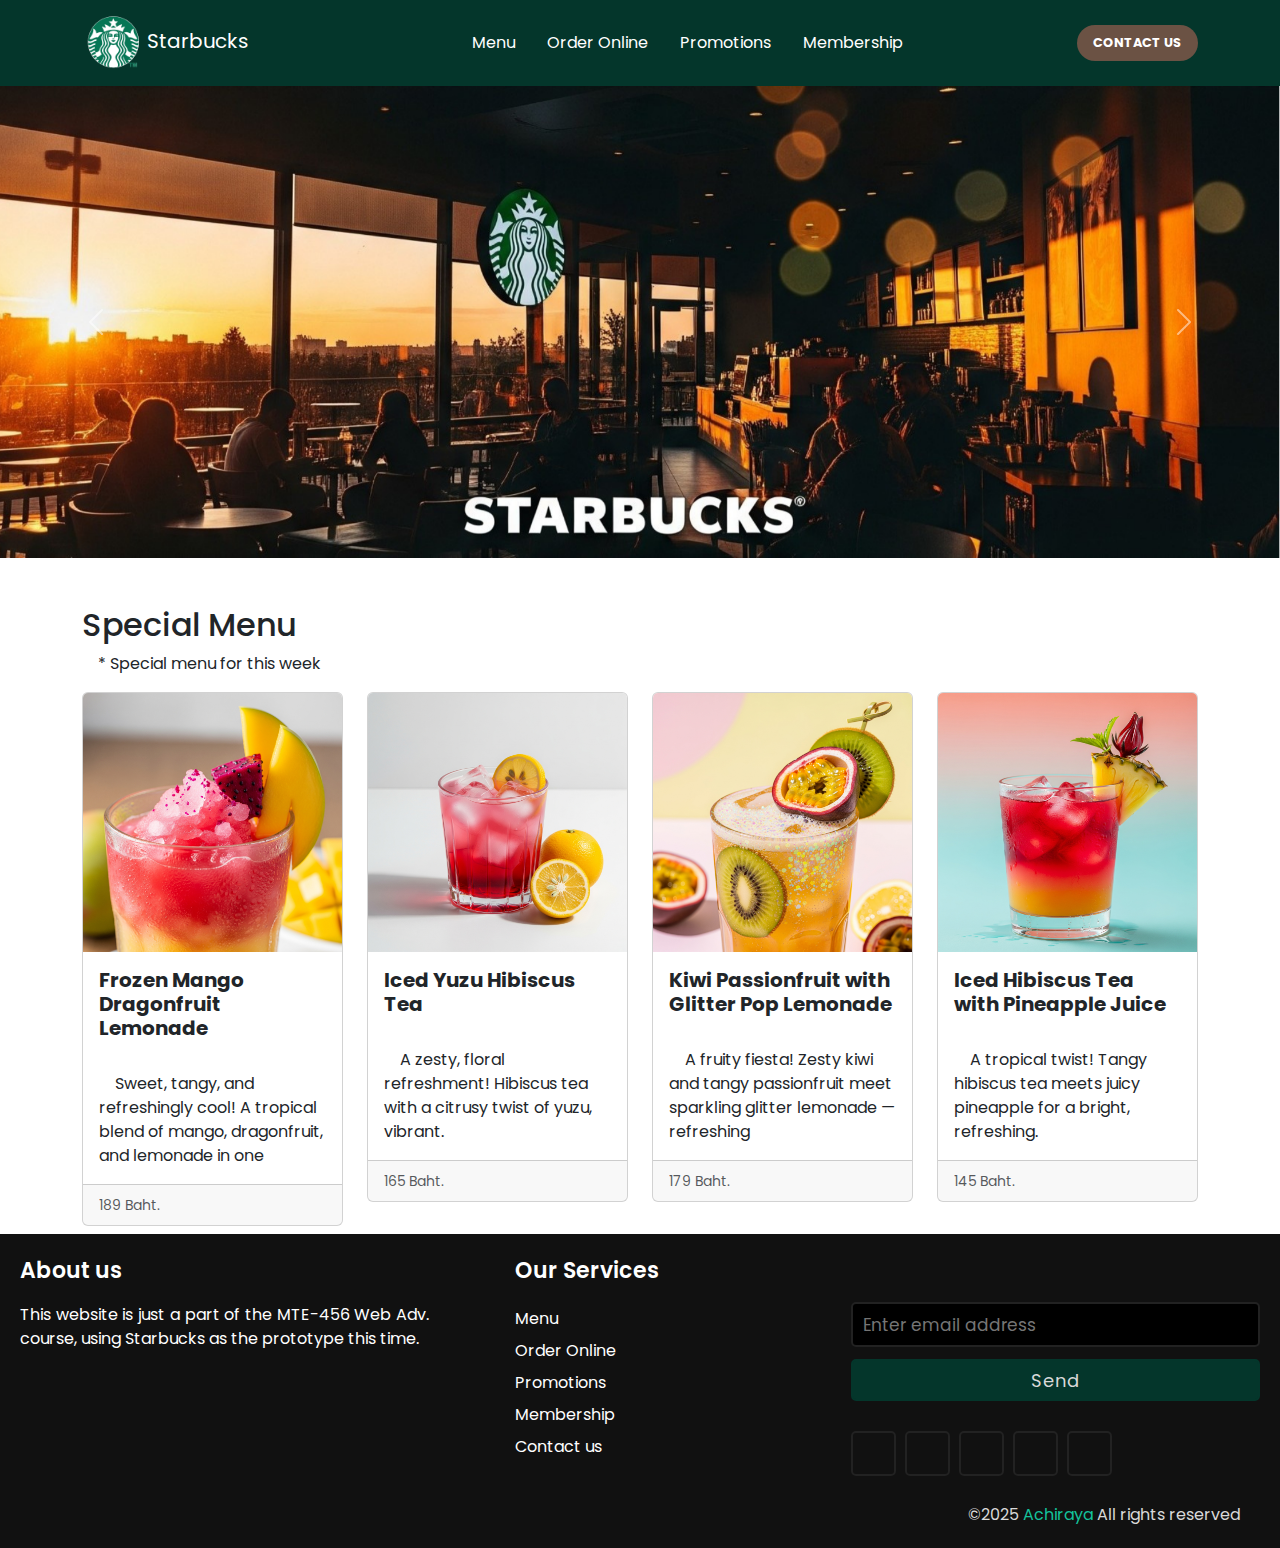
<file: index.html>
<!DOCTYPE html>
<html lang="en">
  <head>
    <meta charset="utf-8" />
    <meta name="viewport" content="width=device-width, initial-scale=1" />
    <link
      rel="icon"
      type="image/x-icon"
      href="assets/images/starbucks_corporation_logo.png"
    />
    <title>Starbucks</title>
    <link
      href="assets/bootstrap-5.3.7-dist/css/bootstrap.min.css"
      rel="stylesheet"
    />
    <link rel="stylesheet" href="navbar.css" />
    <link rel="stylesheet" href="sizeWeb.css" />
    <link rel="stylesheet" href="footer.css" />
    <link
      rel="stylesheet"
      href="https://cdnjs.cloudflare.com/ajax/libs/font-awesome/6.5.1/css/all.min.css"
      integrity="sha512-DTOQO9RWCH3ppGqcWaEA1BIZOC6xxalwEsw9c2QQeAIftl+Vegovlnee1c9QX4TctnWMn13TZye+giMm8e2LwA=="
      crossorigin="anonymous"
      referrerpolicy="no-referrer"
    />

    <style>
      .custom-btn {
        background-color: #30241ed2;
        color: white;
        border: none;
      }
    </style>
  </head>
  <body>
    <!-- Start navbar , Menu -->
    <header>
      <div class="navbar navbar-expand" style="background-color: #04362b">
        <div class="container">
          <a class="navbar-brand logo text-white" href="index.html">
            <img
              src="assets/images/starbucks_corporation_logo.png"
              alt=""
              width="60"
            />
            Starbucks</a
          >
          <ul class="links mt-3">
            <li><a href="menupage.html">Menu</a></li>
            <li><a href="#">Order Online</a></li>
            <li><a href="#">Promotions</a></li>
            <li><a href="memberpage.html">Membership</a></li>
          </ul>
          <a href="contactpage.html" class="action_btn">CONTACT US</a>
          <div class="toggle_btn">
            <i class="fa-solid fa-bars"></i>
          </div>

          <div class="dropdown_menu">
            <li><a href="menupage.html">Menu</a></li>
            <li><a href="#">Order Online</a></li>
            <li><a href="#">Promotions</a></li>
            <li><a href="memberpage.html">Membership</a></li>
            <li><a href="contactpage.html">Countact us</a></li>
          </div>
        </div>
      </div>
    </header>
    <!-- End navbar ,  Menu-->

    <!-- Start banner -->
    <div class="">
      <div class="row">
        <div class="col">
          <div
            id="carouselExampleInterval"
            class="carousel slide"
            data-bs-ride="carousel"
          >
            <div class="carousel-inner">
              <div class="carousel-item active" data-bs-interval="2000">
                <img
                  src="assets/images/banner03.png"
                  class="d-block w-100"
                  alt="..."
                />
              </div>
              <div class="carousel-item" data-bs-interval="2000">
                <img
                  src="assets/images/banner01.png"
                  class="d-block w-100"
                  alt="..."
                />
              </div>
              <div class="carousel-item" data-bs-interval="2000">
                <img
                  src="assets/images/banner02.png"
                  class="d-block w-100"
                  alt="..."
                />
              </div>
            </div>
            <button
              class="carousel-control-prev"
              type="button"
              data-bs-target="#carouselExampleInterval"
              data-bs-slide="prev"
            >
              <span
                class="carousel-control-prev-icon"
                aria-hidden="true"
              ></span>
              <span class="visually-hidden">Previous</span>
            </button>
            <button
              class="carousel-control-next"
              type="button"
              data-bs-target="#carouselExampleInterval"
              data-bs-slide="next"
            >
              <span
                class="carousel-control-next-icon"
                aria-hidden="true"
              ></span>
              <span class="visually-hidden">Next</span>
            </button>
          </div>
        </div>
      </div>
    </div>
    <!-- End banner -->

    <!-- Start Title Special Menu -->
    <div class="container">
      <div class="row">
        <div class="col mt-4 mt-md-5">
          <h2>Special Menu</h2>
          &nbsp;&nbsp;&nbsp;&nbsp;* Special menu for this week
        </div>
      </div>
    </div>
    <!-- Start Title Menu -->

    <!-- Start cards Special Menu-->
    <div class="container mt-3">
      <div class="row">
        <div class="col-12 col-sm-6 col-md-6 col-lg-3 mb-2">
          <div class="card" style="width: 100%">
            <img
              src="assets/images/special01.jpg"
              class="card-img-top"
              alt="..."
            />
            <div class="card-body">
              <h5 class="card-title">
                <strong>Frozen Mango Dragonfruit Lemonade</strong>
              </h5>
              <p class="card-text">
                <br />&nbsp;&nbsp;&nbsp;&nbsp;Sweet, tangy, and refreshingly
                cool! A tropical blend of mango, dragonfruit, and lemonade in
                one
              </p>
            </div>
            <div class="card-footer">
              <small class="text-body-secondary">189 Baht.</small>
            </div>
          </div>
        </div>
        <div class="col-12 col-sm-6 col-md-6 col-lg-3 mb-2">
          <div class="card" style="width: 100%">
            <img
              src="assets/images/specail02.jpg"
              class="card-img-top"
              alt="..."
            />
            <div class="card-body">
              <h5 class="card-title">
                <strong>Iced Yuzu Hibiscus <br />Tea</strong>
              </h5>
              <p class="card-text">
                <br />&nbsp;&nbsp;&nbsp;&nbsp;A zesty, floral refreshment!
                Hibiscus tea with a citrusy twist of yuzu, vibrant.
              </p>
            </div>

            <div class="card-footer">
              <small class="text-body-secondary">165 Baht.</small>
            </div>
          </div>
        </div>
        <div class="col-12 col-sm-6 col-md-6 col-lg-3 mb-2">
          <div class="card" style="width: 100%">
            <img
              src="assets/images/speacial03.jpg"
              class="card-img-top"
              alt="..."
            />
            <div class="card-body">
              <h5 class="card-title">
                <strong>Kiwi Passionfruit with Glitter Pop Lemonade</strong>
              </h5>
              <p class="card-text">
                <br />&nbsp;&nbsp;&nbsp;&nbsp;A fruity fiesta! Zesty kiwi and
                tangy passionfruit meet sparkling glitter lemonade — refreshing
              </p>
            </div>
            <div class="card-footer">
              <small class="text-body-secondary">179 Baht.</small>
            </div>
          </div>
        </div>
        <div class="col-12 col-sm-6 col-md-6 col-lg-3 mb-2">
          <div class="card" style="width: 100%">
            <img
              src="assets/images/speacial04.jpg"
              class="card-img-top"
              alt="..."
            />
            <div class="card-body">
              <h5 class="card-title">
                <strong>Iced Hibiscus Tea with Pineapple Juice </strong>
              </h5>
              <p class="card-text">
                <br />&nbsp;&nbsp;&nbsp;&nbsp;A tropical twist! Tangy hibiscus
                tea meets juicy pineapple for a bright, refreshing.
              </p>
            </div>
            <div class="card-footer">
              <small class="text-body-secondary">145 Baht.</small>
            </div>
          </div>
        </div>
      </div>
    </div>
    <!-- End cards Special Menu-->

    <!-- Start Footer -->
    <footer>
      <div class="content">
        <div class="left box">
          <div class="upper">
            <div class="topic">About us</div>
            <p>
              This website is just a part of the MTE-456 Web Adv. course, using Starbucks as the prototype this time.
            </p>
          </div>
          
        </div>
        <div class="middle box">
          <div class="topic">Our Services</div>
          <div><a href="menupage.html">Menu</a></div>
          <div><a href="#">Order Online</a></div>
          <div><a href="#">Promotions</a></div>
          <div><a href="memberpage.html">Membership</a></div>
          <div><a href="contactpage.html">Contact us</a></div>
          
        </div>
        <div class="right box mt-5">
          <form action="#">
            <input type="text" placeholder="Enter email address" />
            <input type="submit" name="" value="Send" />
            <div class="media-icons">
              <a href="#"><i class="fab fa-facebook-f"></i></a>
              <a href="#"><i class="fab fa-instagram"></i></a>
              <a href="#"><i class="fab fa-twitter"></i></a>
              <a href="#"><i class="fab fa-youtube"></i></a>
              <a href="#"><i class="fab fa-linkedin-in"></i></a>
            </div>
          </form>
        </div>
      </div>
      <div class="bottom">
        <p>©2025 <a href="#">Achiraya</a> All rights reserved</p>
      </div>
    </footer>
    <!-- End Footer -->

    <script src="assets/bootstrap-5.3.7-dist/js/bootstrap.bundle.min.js"></script>
    <script>
      const toggleBtn = document.querySelector(".toggle_btn");
      const toggleBtnIcon = document.querySelector(".toggle_btn i");
      const dropDownMenu = document.querySelector(".dropdown_menu");

      toggleBtn.onclick = function () {
        dropDownMenu.classList.toggle("open");
        const isOpen = dropDownMenu.classList.contains("open");

        toggleBtnIcon.classList = isOpen
          ? "fa-solid fa-xmark"
          : "fa-solid fa-bars";
      };
    </script>
  </body>
</html>
</file>
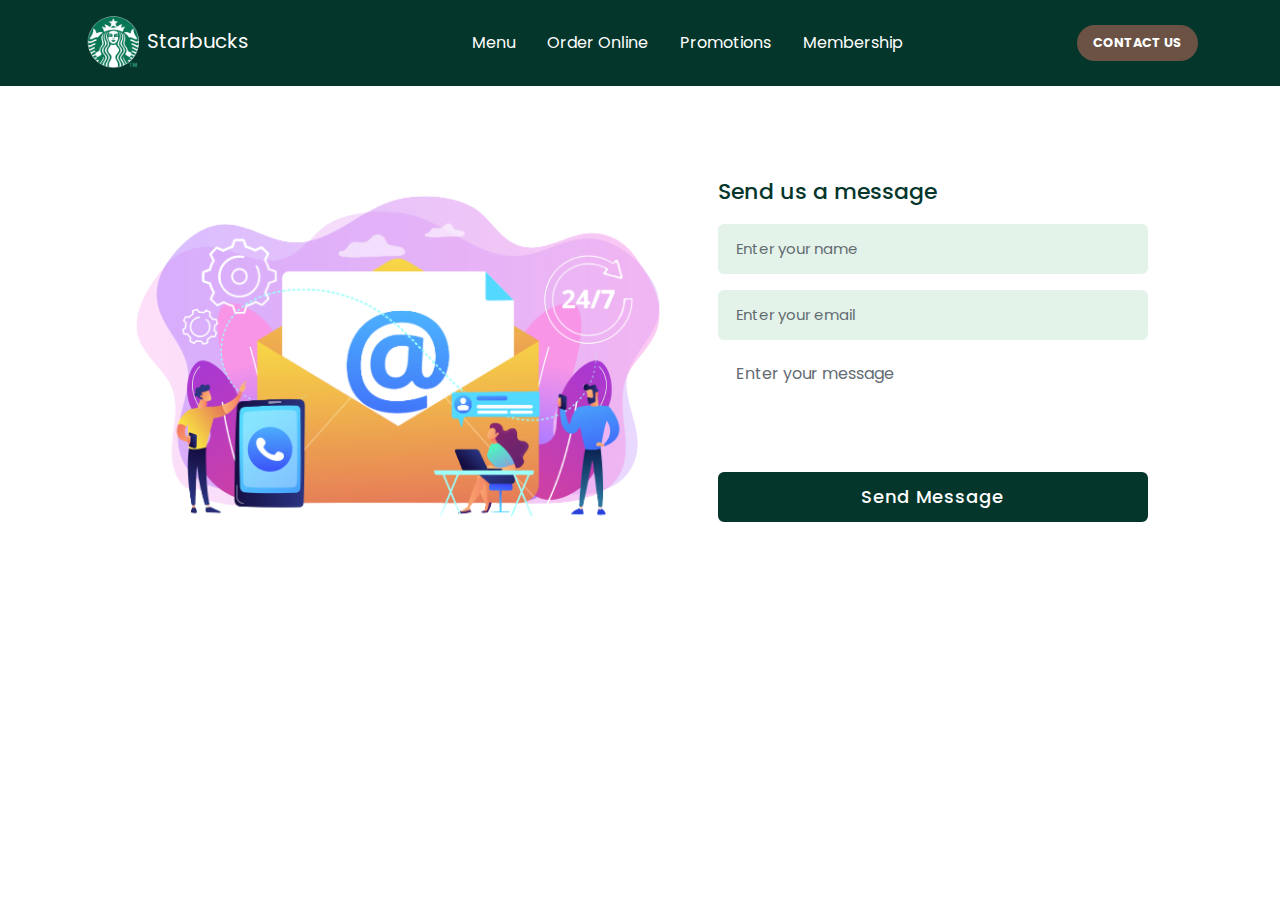
<file: contactpage.html>
<!DOCTYPE html>
<html lang="en">
  <head>
    <meta charset="utf-8" />
    <meta name="viewport" content="width=device-width, initial-scale=1" />
    <link
      rel="icon"
      type="image/x-icon"
      href="assets/images/starbucks_corporation_logo.png"
    />
    <title>Starbucks</title>
    <link
      href="assets/bootstrap-5.3.7-dist/css/bootstrap.min.css"
      rel="stylesheet"
    />
    <link rel="stylesheet" href="navbar.css" />
    <link rel="stylesheet" href="sizeWeb.css" />
    <link rel="stylesheet" href="contact.css" />
    <link
      rel="stylesheet"
      href="https://cdnjs.cloudflare.com/ajax/libs/font-awesome/6.5.1/css/all.min.css"
      integrity="sha512-DTOQO9RWCH3ppGqcWaEA1BIZOC6xxalwEsw9c2QQeAIftl+Vegovlnee1c9QX4TctnWMn13TZye+giMm8e2LwA=="
      crossorigin="anonymous"
      referrerpolicy="no-referrer"
    />

    <style>
      .custom-btn {
        background-color: #30241ed2;
        color: white;
        border: none;
      }
     
    </style>
  </head>
  <body>
    <!-- Start navbar , Menu -->
    <header>
      <div class="navbar navbar-expand" style="background-color: #04362b">
        <div class="container">
          <a class="navbar-brand logo text-white" href="index.html">
            <img
              src="assets/images/starbucks_corporation_logo.png"
              alt=""
              width="60"
            />
            Starbucks</a
          >
          <ul class="links mt-3">
            <li><a href="menupage.html">Menu</a></li>
            <li><a href="#">Order Online</a></li>
            <li><a href="#">Promotions</a></li>
            <li><a href="memberpage.html">Membership</a></li>
          </ul>
          <a href="contactpage.html" class="action_btn">CONTACT US</a>
          <div class="toggle_btn">
            <i class="fa-solid fa-bars"></i>
          </div>

          <div class="dropdown_menu">
            <li><a href="menupage.html">Menu</a></li>
            <li><a href="#">Order Online</a></li>
            <li><a href="#">Promotions</a></li>
            <li><a href="memberpage.html">Membership</a></li>
            <li><a href="contactpage.html">Contact us</a></li>
          </div>
        </div>
      </div>
    </header>
    <!-- End navbar ,  Menu-->

    <!-- Start text box -->
    <div class="container">
      <div class="row">
        <div class="col mt-4 mt-md-5">
          <div class="content">
            <div class="image-box">
              <img src="assets/images/contact.png" alt="" />
            </div>
            <form action="#">
              <div class="topic">Send us a message</div>
              <div class="input-box">
                <input type="text" required />
                <label>Enter your name</label>
              </div>
              <div class="input-box">
                <input type="text" required />
                <label>Enter your email</label>
              </div>
              <div class="message-box">
                <label>Enter your message</label>
              </div>
              <div class="input-box">
                <input type="submit" value="Send Message" />
              </div>
            </form>
          </div>
        </div>
      </div>
    </div>
    <!-- End text box -->

    

    <script src="assets/bootstrap-5.3.7-dist/js/bootstrap.bundle.min.js"></script>
    <script>
      const toggleBtn = document.querySelector(".toggle_btn");
      const toggleBtnIcon = document.querySelector(".toggle_btn i");
      const dropDownMenu = document.querySelector(".dropdown_menu");

      toggleBtn.onclick = function () {
        dropDownMenu.classList.toggle("open");
        const isOpen = dropDownMenu.classList.contains("open");

        toggleBtnIcon.classList = isOpen
          ? "fa-solid fa-xmark"
          : "fa-solid fa-bars";
      };
    </script>
  </body>
</html>
</file>
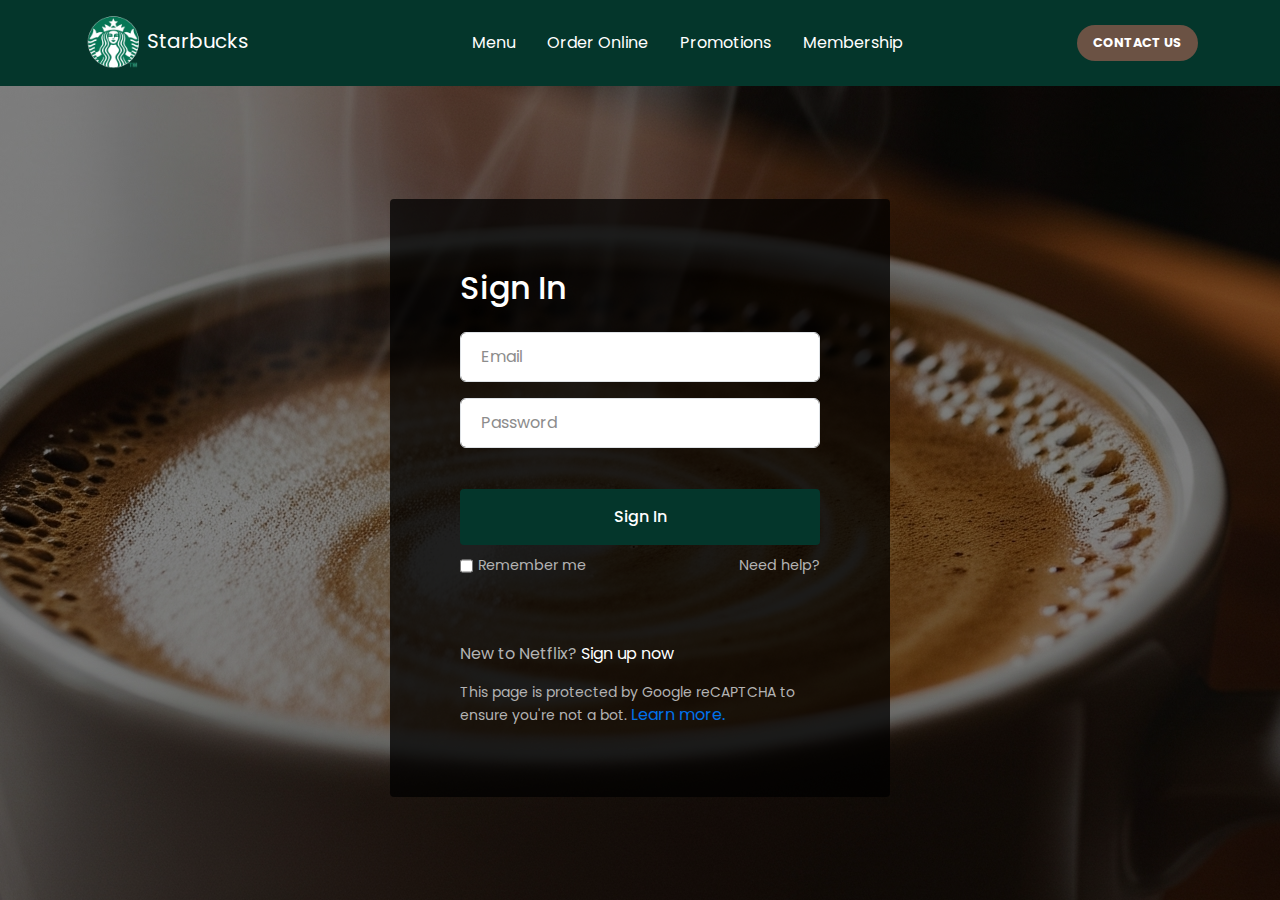
<file: memberpage.html>
<!DOCTYPE html>
<html lang="en">
  <head>
    <meta charset="utf-8" />
    <meta name="viewport" content="width=device-width, initial-scale=1" />
    <link
      rel="icon"
      type="image/x-icon"
      href="assets/images/starbucks_corporation_logo.png"
    />
    <title>Starbucks</title>
    <link
      href="assets/bootstrap-5.3.7-dist/css/bootstrap.min.css"
      rel="stylesheet"
    />
    <link rel="stylesheet" href="navbar.css" />
    <link rel="stylesheet" href="sizeWeb.css" />
    <link rel="stylesheet" href="member.css" />
    <link
      rel="stylesheet"
      href="https://cdnjs.cloudflare.com/ajax/libs/font-awesome/6.5.1/css/all.min.css"
      integrity="sha512-DTOQO9RWCH3ppGqcWaEA1BIZOC6xxalwEsw9c2QQeAIftl+Vegovlnee1c9QX4TctnWMn13TZye+giMm8e2LwA=="
      crossorigin="anonymous"
      referrerpolicy="no-referrer"
    />

    <style>
      .custom-btn {
        background-color: #30241ed2;
        color: white;
        border: none;
      }
    </style>
  </head>
  <body>
    <!-- Start navbar , Menu -->
    <header>
      <div class="navbar navbar-expand" style="background-color: #04362b">
        <div class="container">
          <a class="navbar-brand logo text-white" href="index.html">
            <img
              src="assets/images/starbucks_corporation_logo.png"
              alt=""
              width="60"
            />
            Starbucks</a
          >
          <ul class="links mt-3">
            <li><a href="menupage.html">Menu</a></li>
            <li><a href="#">Order Online</a></li>
            <li><a href="#">Promotions</a></li>
            <li><a href="memberpage.html">Membership</a></li>
          </ul>
          <a href="contactpage.html" class="action_btn">CONTACT US</a>
          <div class="toggle_btn">
            <i class="fa-solid fa-bars"></i>
          </div>

          <div class="dropdown_menu">
            <li><a href="menupage.html">Menu</a></li>
            <li><a href="#">Order Online</a></li>
            <li><a href="#">Promotions</a></li>
            <li><a href="memberpage.html">Membership</a></li>
            <li><a href="contactpage.html">Countact us</a></li>
          </div>
        </div>
      </div>
    </header>
    <!-- End navbar ,  Menu-->

    <!-- Start Sign in -->
    <div class="form-wrapper col mt-4 mt-md-5">
      <h2>Sign In</h2>
      <form action="#">
        <div class="form-control">
          <input type="text" required />
          <label>Email</label>
        </div>
        <div class="form-control">
          <input type="password" required />
          <label>Password</label>
        </div>
        <button type="submit">Sign In</button>
        <div class="form-help">
          <div class="remember-me">
            <input type="checkbox" id="remember-me" />
            <label for="remember-me">Remember me</label>
          </div>
          <a href="#">Need help?</a>
        </div>
      </form>
      <p>New to Netflix? <a href="#">Sign up now</a></p>
      <small>
        This page is protected by Google reCAPTCHA to ensure you're not a bot.
        <a href="#">Learn more.</a>
      </small>
    </div>
    <!-- End Sign in -->


    
    <script src="assets/bootstrap-5.3.7-dist/js/bootstrap.bundle.min.js"></script>
    <script>
      const toggleBtn = document.querySelector(".toggle_btn");
      const toggleBtnIcon = document.querySelector(".toggle_btn i");
      const dropDownMenu = document.querySelector(".dropdown_menu");

      toggleBtn.onclick = function () {
        dropDownMenu.classList.toggle("open");
        const isOpen = dropDownMenu.classList.contains("open");

        toggleBtnIcon.classList = isOpen
          ? "fa-solid fa-xmark"
          : "fa-solid fa-bars";
      };
    </script>
  </body>
</html>
</file>
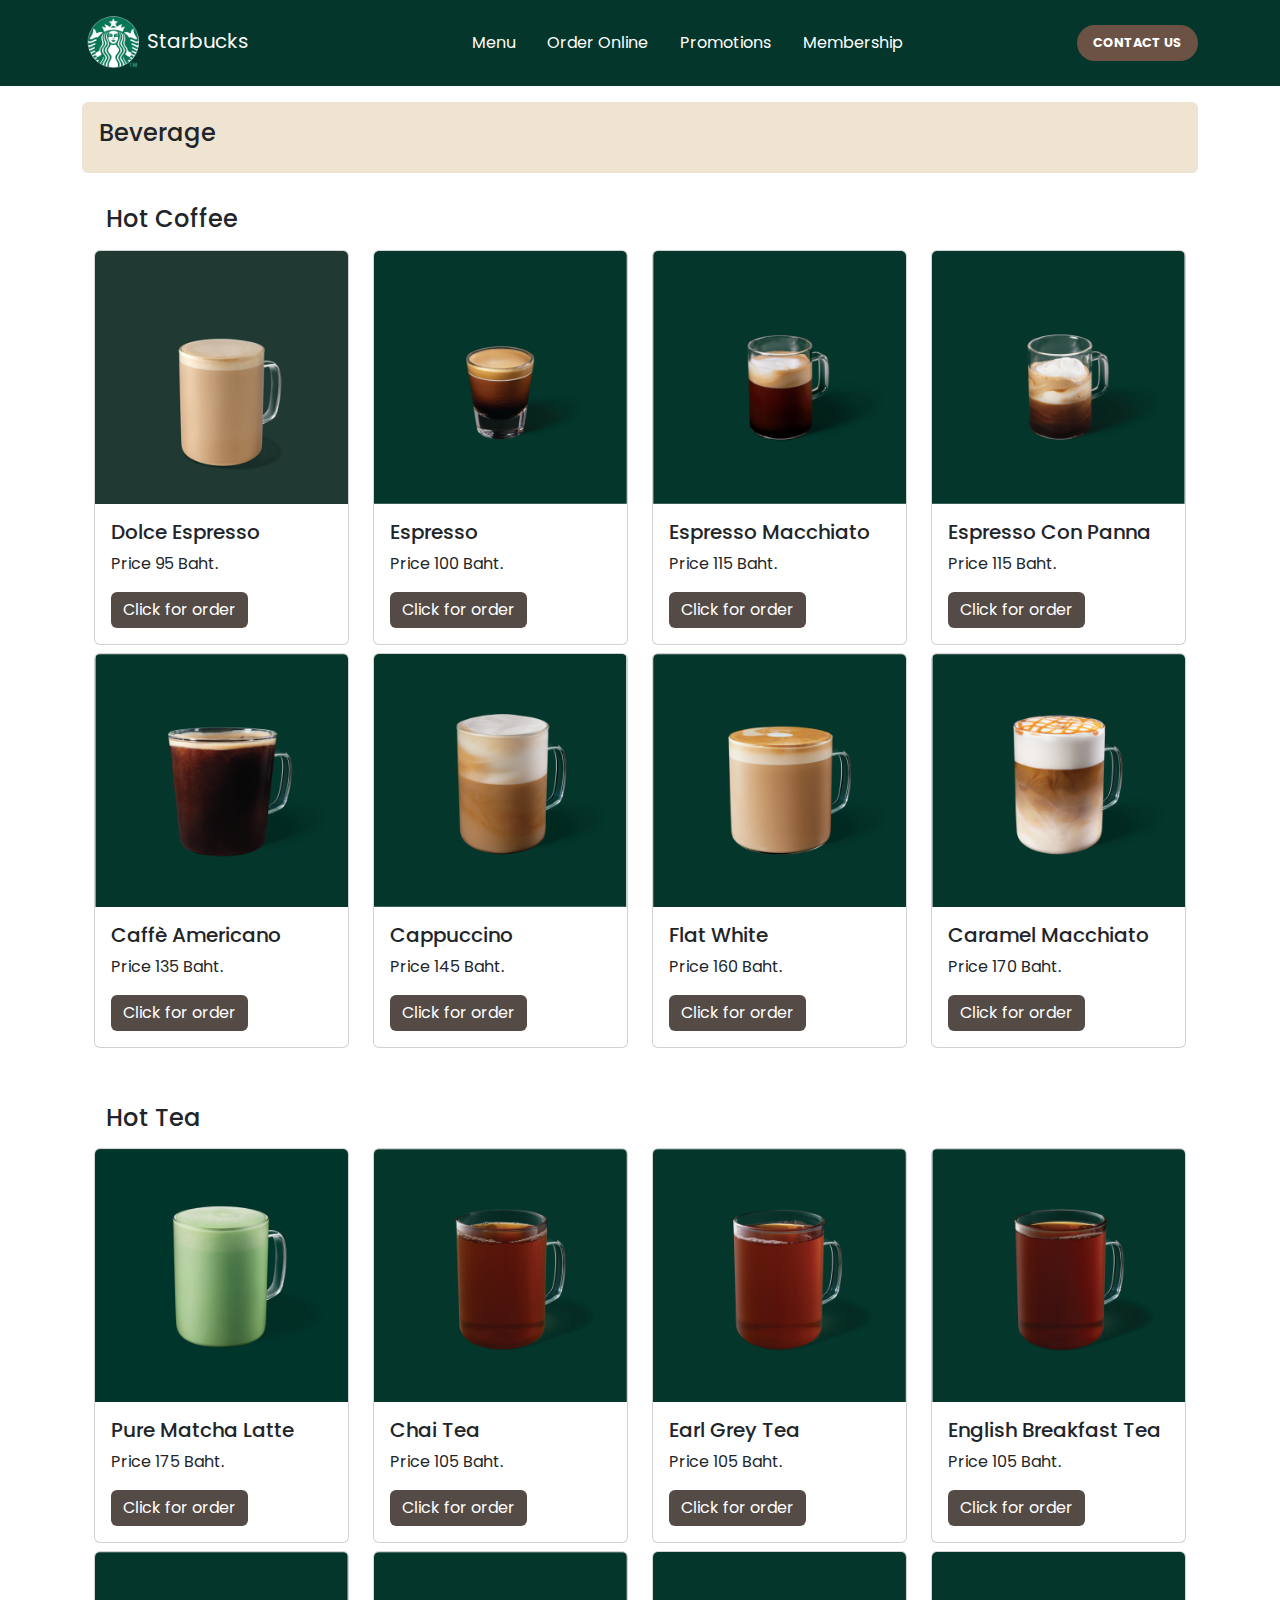
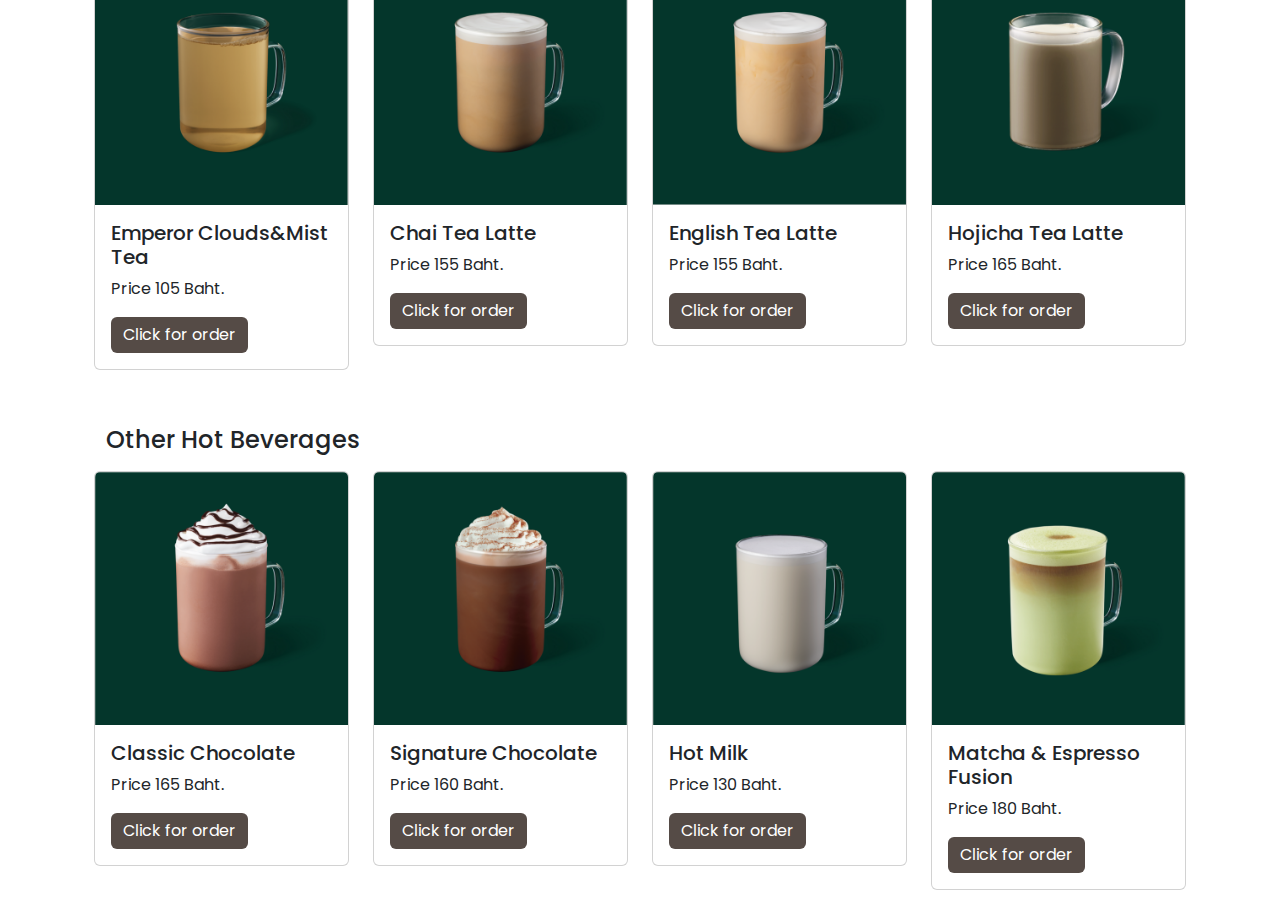
<file: menupage.html>
<!DOCTYPE html>
<html lang="en">
  <head>
    <meta charset="utf-8" />
    <meta name="viewport" content="width=device-width, initial-scale=1" />
    <link rel="icon" type="image/x-icon" href="assets/images/starbucks_corporation_logo.png" />
    <title>Starbucks</title>
    <link
      href="assets/bootstrap-5.3.7-dist/css/bootstrap.min.css"
      rel="stylesheet"
    />
    <link rel="stylesheet" href="navbar.css" />
    <link rel="stylesheet" href="sizeWeb.css" />
    <link
      rel="stylesheet"
      href="https://cdnjs.cloudflare.com/ajax/libs/font-awesome/6.5.1/css/all.min.css"
      integrity="sha512-DTOQO9RWCH3ppGqcWaEA1BIZOC6xxalwEsw9c2QQeAIftl+Vegovlnee1c9QX4TctnWMn13TZye+giMm8e2LwA=="
      crossorigin="anonymous"
      referrerpolicy="no-referrer"
    />

    <style>
      .custom-btn {
        background-color: #30241ed2;
        color: white;
        border: none;
      }
      
    </style>


  </head>
  <body>
    <!-- Start navbar , Menu -->
    <header>
      <div class="navbar navbar-expand" style="background-color: #04362b">
        <div class="container">
          <a class="navbar-brand logo text-white" href="index.html">
            <img src="assets/images/starbucks_corporation_logo.png" alt="" width="60" /> Starbucks</a
          >
          <ul class="links mt-3">
            <li><a href="menupage.html">Menu</a></li>
            <li><a href="#">Order Online</a></li>
            <li><a href="#">Promotions</a></li>
            <li><a href="memberpage.html">Membership</a></li>
          </ul>
          <a href="contactpage.html" class="action_btn">CONTACT US</a>
          <div class="toggle_btn">
            <i class="fa-solid fa-bars"></i>
          </div>

          <div class="dropdown_menu">
            <li><a href="menupage.html">Menu</a></li>
            <li><a href="#">Order Online</a></li>
            <li><a href="#">Promotions</a></li>
            <li><a href="memberpage.html">Membership</a></li>
            <li><a href="contactpage.html">Contatc us</a></li>
          </div>
        </div>
      </div>
    </header>
    <!-- End navbar ,  Menu-->

    
    <!-- Start product title 1 -->
    <div class="container mt-3">
      <div class="row">
        <div class="col">
          <div class="alert"style="background-color: #EFE4D2; role="alert">
          <h4> Beverage <h4>
        </div>
      </div>
    </div>
    <h4 class="mt-3">&nbsp;&nbsp;&nbsp;&nbsp;Hot Coffee</h4>
    <!-- End product title 1 -->

    <!-- Start product 1 -->
    <div class="container mt-3">
      <div class="row">
        <div class="col-12 col-sm-6 col-md-6 col-lg-3 mb-2">
          <div class="card" style="width: 100%">
            <img
              src="assets/images/hot1.jpg"
              class="card-img-top"
              alt="..."
            />
            <div class="card-body">
              <h5 class="card-title">Dolce Espresso</h5>
              <p class="card-text">Price 95 Baht.</p>
              <a href="#" class="btn custom-btn">Click for order</a>
            </div>
          </div>
        </div>
        <div class="col-12 col-sm-6 col-md-6 col-lg-3 mb-2">
          <div class="card" style="width: 100%">
            <img
              src="assets/images/hot2.png"
              class="card-img-top"
              alt="..."
            />
            <div class="card-body">
              <h5 class="card-title">Espresso</h5>
              <p class="card-text">Price 100 Baht.</p>
              <a href="#" class="btn custom-btn">Click for order</a>
            </div>
          </div>
        </div>
        <div class="col-12 col-sm-6 col-md-6 col-lg-3 mb-2">
          <div class="card" style="width: 100%">
            <img
              src="assets/images/hot3.png"
              class="card-img-top"
              alt="..."
            />
            <div class="card-body">
              <h5 class="card-title">Espresso Macchiato</h5>
              <p class="card-text">Price 115 Baht.</p>
              <a href="#" class="btn custom-btn">Click for order</a>
            </div>
          </div>
        </div>
        <div class="col-12 col-sm-6 col-md-6 col-lg-3 mb-2">
          <div class="card" style="width: 100%">
            <img
              src="assets/images/hot4.png"
              class="card-img-top"
              alt="..."
            />
            <div class="card-body">
              <h5 class="card-title">Espresso Con Panna</h5>
              <p class="card-text">Price 115 Baht.</p>
              <a href="#" class="btn custom-btn">Click for order</a>
            </div>
          </div>
        </div>
        <div class="col-12 col-sm-6 col-md-6 col-lg-3 mb-2">
          <div class="card" style="width: 100%">
            <img
              src="assets/images/hot5.png"
              class="card-img-top"
              alt="..."
            />
            <div class="card-body">
              <h5 class="card-title">Caffè Americano</h5>
              <p class="card-text">Price 135 Baht.</p>
              <a href="#" class="btn custom-btn">Click for order</a>
            </div>
          </div>
        </div>
        <div class="col-12 col-sm-6 col-md-6 col-lg-3 mb-2">
          <div class="card" style="width: 100%">
            <img
              src="assets/images/hot6.png"
              class="card-img-top"
              alt="..."
            />
            <div class="card-body">
              <h5 class="card-title">Cappuccino</h5>
              <p class="card-text">Price 145 Baht.</p>
              <a href="#" class="btn custom-btn">Click for order</a>
            </div>
          </div>
        </div>
        <div class="col-12 col-sm-6 col-md-6 col-lg-3 mb-2">
          <div class="card" style="width: 100%">
            <img
              src="assets/images/hot7.png"
              class="card-img-top"
              alt="..."
            />
            <div class="card-body">
              <h5 class="card-title">Flat White</h5>
              <p class="card-text">Price 160 Baht.</p>
              <a href="#" class="btn custom-btn">Click for order</a>
            </div>
          </div>
        </div>
        <div class="col-12 col-sm-6 col-md-6 col-lg-3 mb-2">
          <div class="card" style="width: 100%">
            <img
              src="assets/images/hot8.png"
              class="card-img-top"
              alt="..."
            />
            <div class="card-body">
              <h5 class="card-title">Caramel Macchiato</h5>
              <p class="card-text">Price 170 Baht.</p>
              <a href="#" class="btn custom-btn">Click for order</a>
            </div>
          </div>
        </div>
      </div>
    </div>

    <!-- End product 1 -->

  
    <h4 class="mt-5">&nbsp;&nbsp;&nbsp;&nbsp;Hot Tea</h4>

    <!-- Start product 2 -->
    <div class="container mt-3">
      <div class="row">
        <div class="col-12 col-sm-6 col-md-6 col-lg-3 mb-2">
          <div class="card" style="width: 100%">
            <img
              src="assets/images/tea1.png"
              class="card-img-top"
              alt="..."
            />
            <div class="card-body">
              <h5 class="card-title">Pure Matcha Latte</h5>
              <p class="card-text">Price 175 Baht.</p>
              <a href="#" class="btn custom-btn">Click for order</a>
            </div>
          </div>
        </div>
        <div class="col-12 col-sm-6 col-md-6 col-lg-3 mb-2">
          <div class="card" style="width: 100%">
            <img
              src="assets/images/tea2.png"
              class="card-img-top"
              alt="..."
            />
            <div class="card-body">
              <h5 class="card-title">Chai Tea</h5>
              <p class="card-text">Price 105 Baht.</p>
              <a href="#" class="btn custom-btn">Click for order</a>
            </div>
          </div>
        </div>
        <div class="col-12 col-sm-6 col-md-6 col-lg-3 mb-2">
          <div class="card" style="width: 100%">
            <img
              src="assets/images/tea3.png"
              class="card-img-top"
              alt="..."
            />
            <div class="card-body">
              <h5 class="card-title">Earl Grey Tea</h5>
              <p class="card-text">Price 105 Baht.</p>
              <a href="#" class="btn custom-btn">Click for order</a>
            </div>
          </div>
        </div>
        <div class="col-12 col-sm-6 col-md-6 col-lg-3 mb-2">
          <div class="card" style="width: 100%">
            <img
              src="assets/images/tea4.png"
              class="card-img-top"
              alt="..."
            />
            <div class="card-body">
              <h5 class="card-title">English Breakfast Tea</h5>
              <p class="card-text">Price 105 Baht.</p>
              <a href="#" class="btn custom-btn">Click for order</a>
            </div>
          </div>
        </div>
        <div class="col-12 col-sm-6 col-md-6 col-lg-3 mb-2">
          <div class="card" style="width: 100%">
            <img
              src="assets/images/tea5.png"
              class="card-img-top"
              alt="..."
            />
            <div class="card-body">
              <h5 class="card-title">Emperor Clouds&Mist Tea</h5>
              <p class="card-text">Price 105 Baht.</p>
              <a href="#" class="btn custom-btn">Click for order</a>
            </div>
          </div>
        </div>
        <div class="col-12 col-sm-6 col-md-6 col-lg-3 mb-2">
          <div class="card" style="width: 100%">
            <img
              src="assets/images/tea6.png"
              class="card-img-top"
              alt="..."
            />
            <div class="card-body">
              <h5 class="card-title">Chai Tea Latte</h5>
              <p class="card-text">Price 155 Baht.</p>
              <a href="#" class="btn custom-btn">Click for order</a>
            </div>
          </div>
        </div>
        <div class="col-12 col-sm-6 col-md-6 col-lg-3 mb-2">
          <div class="card" style="width: 100%">
            <img
              src="assets/images/tea7.png"
              class="card-img-top"
              alt="..."
            />
            <div class="card-body">
              <h5 class="card-title">English  Tea Latte</h5>
              <p class="card-text">Price 155 Baht.</p>
              <a href="#" class="btn custom-btn">Click for order</a>
            </div>
          </div>
        </div>
        <div class="col-12 col-sm-6 col-md-6 col-lg-3 mb-2">
          <div class="card" style="width: 100%">
            <img
              src="assets/images/tea8.png"
              class="card-img-top"
              alt="..."
            />
            <div class="card-body">
              <h5 class="card-title">Hojicha Tea Latte</h5>
              <p class="card-text">Price 165 Baht.</p>
              <a href="#" class="btn custom-btn">Click for order</a>
            </div>
          </div>
        </div>
      </div>
    </div>

    <!-- End product 2 -->

    <h4 class="mt-5">&nbsp;&nbsp;&nbsp;&nbsp;Other Hot Beverages</h4>

    <!-- Start product 3 -->
    <div class="container mt-3">
      <div class="row">
        <div class="col-12 col-sm-6 col-md-6 col-lg-3 mb-2">
          <div class="card" style="width: 100%">
            <img
              src="assets/images/other1.png"
              class="card-img-top"
              alt="..."
            />
            <div class="card-body">
              <h5 class="card-title">Classic Chocolate</h5>
              <p class="card-text">Price 165 Baht.</p>
              <a href="#" class="btn custom-btn">Click for order</a>
            </div>
          </div>
        </div>
        <div class="col-12 col-sm-6 col-md-6 col-lg-3 mb-2">
          <div class="card" style="width: 100%">
            <img
              src="assets/images/other2.png"
              class="card-img-top"
              alt="..."
            />
            <div class="card-body">
              <h5 class="card-title">Signature Chocolate</h5>
              <p class="card-text">Price 160 Baht.</p>
              <a href="#" class="btn custom-btn">Click for order</a>
            </div>
          </div>
        </div>
        <div class="col-12 col-sm-6 col-md-6 col-lg-3 mb-2">
          <div class="card" style="width: 100%">
            <img
              src="assets/images/other3.png"
              class="card-img-top"
              alt="..."
            />
            <div class="card-body">
              <h5 class="card-title">Hot Milk</h5>
              <p class="card-text">Price 130 Baht.</p>
              <a href="#" class="btn custom-btn">Click for order</a>
            </div>
          </div>
        </div>
        <div class="col-12 col-sm-6 col-md-6 col-lg-3 mb-2">
          <div class="card" style="width: 100%">
            <img
              src="assets/images/other4.png"
              class="card-img-top"
              alt="..."
            />
            <div class="card-body">
              <h5 class="card-title">Matcha & Espresso Fusion</h5>
              <p class="card-text">Price 180 Baht.</p>
              <a href="#" class="btn custom-btn">Click for order</a>
            </div>
          </div>
        </div>
      </div>
    </div>

    <!-- End product 3 -->


    <script src="assets/bootstrap-5.3.7-dist/js/bootstrap.bundle.min.js"></script>
    <script>
      const toggleBtn = document.querySelector(".toggle_btn");
      const toggleBtnIcon = document.querySelector(".toggle_btn i");
      const dropDownMenu = document.querySelector(".dropdown_menu");

      toggleBtn.onclick = function () {
        dropDownMenu.classList.toggle("open");
        const isOpen = dropDownMenu.classList.contains("open");

        toggleBtnIcon.classList = isOpen
          ? "fa-solid fa-xmark"
          : "fa-solid fa-bars";
      };
    </script>
  </body>
</html>
</file>
<file: navbar.css>
@import url("https://fonts.googleapis.com/css2?family=Poppins:wght@200;300;400;500;600;700&display=swap");
* {
  margin: 0;
  padding: 0;
  box-sizing: border-box;
  font-family: "Poppins", sans-serif;
}


li{
    list-style: none;
}

a{
    text-decoration: none;
    color: #fff;
    font-size: 1rem;
}

a:hover {
        color: #2effd5;
      }


.navbar .logo a{
    font-size: 1.5rem;
    font-weight: bold;
}

.navbar .links{
    display: flex;
    gap: 2rem;
}

.navbar .toggle_btn{
    color: #fff;
    font-size: 1.5rem;
    cursor: pointer;
    display: none;
}

.action_btn{
    background-color: #6b5244;
    color: #fff;
    padding: 0.5rem 1rem;
    border: none;
    outline: none;
    border-radius: 20px;
    font-size: 0.8rem;
    font-weight: bold;
    cursor: pointer;
    transition: scale 0.2 ease;
}

.action_btn:hover{
    scale: 1.05;
    color: #fff;
}
s
.action_btn:active{
    scale: 0.95;
}

.dropdown_menu{
    display: none;
    position: absolute;
    right: 2rem;
    top: 60px;
    height: 0;
    width: 300px;
    background-color: #0000006b;
    backdrop-filter: blur(15pxd);
    border-radius: 10px;
    overflow: hidden;
    transition: height 0.2s cubic-bezier(0.175, 0.885, 0.32, 1.275);
    z-index: 10;
}

.dropdown_menu.open{
    height: 240px;
}

.dropdown_menu li{
    padding: 0.7rem;
    display: flex;
    align-items: center;
    justify-content: center;
}

.dropdown_menu .action_btn{
    width: 100%;
    display: flex;
    justify-content: center;
}



@media(max-width: 992px){
    .navbar .links,
    .navbar .action_btn{
        display: none;
    }

    .navbar .toggle_btn{
        display: block;
    }

    .dropdown_menu{
        display: block;
    }
}

@media(max-width: 576px){
    .dropdown_menu{
        left: 2rem;
        width: unset;
    }
}
</file>
<file: sizeWeb.css>
@media (min-width: 1400px) {
   /* xxl */
    
    }
    
@media (min-width: 1200px) and (max-width: 1399px) {
    /* xl */
    
    }
    
@media (min-width: 992px) and (max-width: 1199px) {
    /* lg */
    
    }
    
@media (min-width: 768px) and (max-width: 991px) {
    /* md */
    
    }
    
@media (max-width: 767px) {
    /* sm */
    
    }
</file>
<file: footer.css>
@import url("https://fonts.googleapis.com/css2?family=Poppins:wght@200;300;400;500;600;700&display=swap");
* {
  margin: 0;
  padding: 0;
  box-sizing: border-box;
  font-family: "Poppins", sans-serif;
}

footer {
  width: 100%;
  bottom: 0;
  left: 0;
  background: #111;
}
footer .content {
  max-width: 1350px;
  margin: auto;
  padding: 20px;
  display: flex;
  flex-wrap: wrap;
  justify-content: space-between;
}
footer .content p,
a {
  color: #fff;
}
footer .content .box {
  width: 33%;
  transition: all 0.4s ease;
}
footer .content .topic {
  font-size: 22px;
  font-weight: 600;
  color: #fff;
  margin-bottom: 16px;
}
footer .content p {
  text-align: justify;
}
footer .content .lower .topic {
  margin: 24px 0 5px 0;
}
footer .content .lower i {
  padding-right: 16px;
}
footer .content .middle {
  padding-left: 80px;
}
footer .content .middle a {
  line-height: 32px;
}
footer .content .right input[type="text"] {
  height: 45px;
  width: 100%;
  outline: none;
  color: #d9d9d9;
  background: #000;
  border-radius: 5px;
  padding-left: 10px;
  font-size: 17px;
  border: 2px solid #222222;
}
footer .content .right input[type="submit"] {
  height: 42px;
  width: 100%;
  font-size: 18px;
  color: #d9d9d9;
  background: #04362b;
  outline: none;
  border-radius: 5px;
  letter-spacing: 1px;
  cursor: pointer;
  margin-top: 12px;
  border: 2px solid #04362b;
  transition: all 0.3s ease-in-out;
}
.content .right input[type="submit"]:hover {
  background: none;
  color: #04362b;
}
footer .content .media-icons a {
  font-size: 16px;
  height: 45px;
  width: 45px;
  display: inline-block;
  text-align: center;
  line-height: 43px;
  border-radius: 5px;
  border: 2px solid #222222;
  margin: 30px 5px 0 0;
  transition: all 0.3s ease;
}
.content .media-icons a:hover {
  border-color: #04362b;
}
footer .bottom {
  width: 100%;
  text-align: right;
  color: #d9d9d9;
  padding: 0 40px 5px 0;
}
footer .bottom a {
  color: #14c29c;
}
footer a {
  transition: all 0.3s ease;
}
footer a:hover {
  color: #04362b;
}
@media (max-width: 1100px) {
  footer .content .middle {
    padding-left: 50px;
  }
}
@media (max-width: 950px) {
  footer .content .box {
    width: 50%;
  }
  .content .right {
    margin-top: 40px;
  }
}
@media (max-width: 560px) {
  footer {
    position: relative;
  }
  footer .content .box {
    width: 100%;
    margin-top: 30px;
  }
  footer .content .middle {
    padding-left: 0;
  }
}
</file>
<file: contact.css>
@import url("https://fonts.googleapis.com/css2?family=Poppins:wght@200;300;400;500;600;700&display=swap");
* {
  margin: 0;
  padding: 0;
  box-sizing: border-box;
  font-family: "Poppins", sans-serif;
}

.container .content {
  display: flex;
  align-items: center;
  justify-content: space-between;
  padding: 25px 20px;
}
.content .image-box {
  max-width: 55%;
}
.content .image-box img {
  width: 100%;
}
.content .topic {
  font-size: 22px;
  font-weight: 500;
  color: #04362b;
}
.content form {
  width: 40%;
  margin-right: 30px;
}
.content .input-box {
  height: 50px;
  width: 100%;
  margin: 16px 0;
  position: relative;
}
.content .input-box input {
  position: absolute;
  height: 100%;
  width: 100%;
  border-radius: 6px;
  font-size: 16px;
  outline: none;
  padding-left: 16px;
  background: #e3f3e9;
  border: 2px solid transparent;
  transition: all 0.3s ease;
}
.content .input-box input:focus,
.content .input-box input:valid {
  border-color: #04362b;
  background-color: #fff;
}
.content .input-box label {
  position: absolute;
  left: 18px;
  top: 50%;
  color: #636c72;
  font-size: 15px;
  pointer-events: none;
  transform: translateY(-50%);
  transition: all 0.3s ease;
}
.content .input-box input:focus ~ label,
.content .input-box input:valid ~ label {
  top: 0;
  left: 12px;
  display: 14px;
  color: #04362b;
  background: #fff;
}
.content .message-box {
  min-height: 100px;
  position: relative;
}
.content .message-box textarea {
  position: absolute;
  height: 100%;
  width: 100%;
  resize: none;
  background: #fae9fb;
  border: 2px solid transparent;
  border-radius: 6px;
  outline: none;
  transition: all 0.3s ease;
}
.content .message-box textarea:focus {
  border-color: #ba24c2;
  background-color: #fff;
}
.content .message-box label {
  position: absolute;
  font-size: 16px;
  color: #636c72;
  left: 18px;
  top: 6px;
  pointer-events: none;
  transition: all 0.3s ease;
}
.content .message-box textarea:focus ~ label {
  left: 12px;
  top: -10px;
  color: #ba24c2;
  font-size: 14px;
  background: #fff;
}
.content .input-box input[type="submit"] {
  color: #fff;
  background: #04362b;
  padding-left: 0;
  font-size: 18px;
  font-weight: 500;
  cursor: pointer;
  letter-spacing: 1px;
  transition: all 0.3s ease;
}
.content .input-box input[type="submit"]:hover {
  background-color: #04362b;
}
@media (max-width: 1000px) {
  .content .image-box {
    max-width: 70%;
  }
  .content {
    padding: 10px 0;
  }
}
@media (max-width: 900px) {
  .content .image-box {
    display: none;
  }
  .content form {
    width: 100%;
    margin-left: 30px;
  }
}
</file>
<file: member.css>
@import url("https://fonts.googleapis.com/css2?family=Poppins:wght@200;300;400;500;600;700&display=swap");
* {
  margin: 0;
  padding: 0;
  box-sizing: border-box;
  font-family: "Poppins", sans-serif;
}

body {
    background: #000;
}


body::before {
    content: "";
    position: absolute;
    left: 0;
    top: 0;
    opacity: 0.5;
    width: 100%;
    height: 100%;
    background: url("assets/images/pcoffee1.jpg");
    background-position: center;
}

.form-wrapper {
    position: absolute;
    left: 50%;
    top: 50%;
    border-radius: 4px;
    padding: 70px;
    width: 500px;
    transform: translate(-50%, -50%);
    background: rgba(0, 0, 0, .75);
}

.form-wrapper h2 {
    color: #fff;
    font-size: 2rem;
}

.form-wrapper form {
    margin: 25px 0 65px;
}

form .form-control {
    height: 50px;
    position: relative;
    margin-bottom: 16px;
}

.form-control input {
    height: 100%;
    width: 100%;
    border: none;
    outline: none;
    border-radius: 4px;
    color: #000000;
    font-size: 1rem;
}

.form-control input:is(:focus, :valid) {
    
    padding: 16px 20px 0;
}
.form-control label {
    position: absolute;
    left: 20px;
    top: 50%;
    transform: translateY(-50%);
    font-size: 1rem;
    pointer-events: none;
    color: #8c8c8c;
    transition: all 0.1s ease;
}
.form-control input:is(:focus, :valid)~label {
    font-size: 0.75rem;
    transform: translateY(-130%);
}
form button {
    width: 100%;
    padding: 16px 0;
    font-size: 1rem;
    background: #04362b;
    color: #fff;
    font-weight: 500;
    border-radius: 4px;
    border: none;
    outline: none;
    margin: 25px 0 10px;
    cursor: pointer;
    transition: 0.1s ease;
}
form button:hover {
    background: #155e4e;
}
.form-wrapper a {
    text-decoration: none;
}
.form-wrapper a:hover {
    text-decoration: underline;
}
.form-wrapper :where(label, p, small, a) {
    color: #b3b3b3;
}
form .form-help {
    display: flex;
    justify-content: space-between;
}
form .remember-me {
    display: flex;
}
form .remember-me input {
    margin-right: 5px;
    accent-color: #b3b3b3;
}
form .form-help :where(label, a) {
    font-size: 0.9rem;
}
.form-wrapper p a {
    color: #fff;
}
.form-wrapper small {
    display: block;
    margin-top: 15px;
    color: #b3b3b3;
}
.form-wrapper small a {
    color: #0071eb;
}
@media (max-width: 740px) {
    body::before {
        display: none;
    }
    nav, .form-wrapper {
        padding: 20px;
    }
    nav a img {
        width: 140px;
    }
    .form-wrapper {
        width: 100%;
        top: 43%;
    }
    .form-wrapper form {
        margin: 25px 0 40px;
    }
}
</file>
